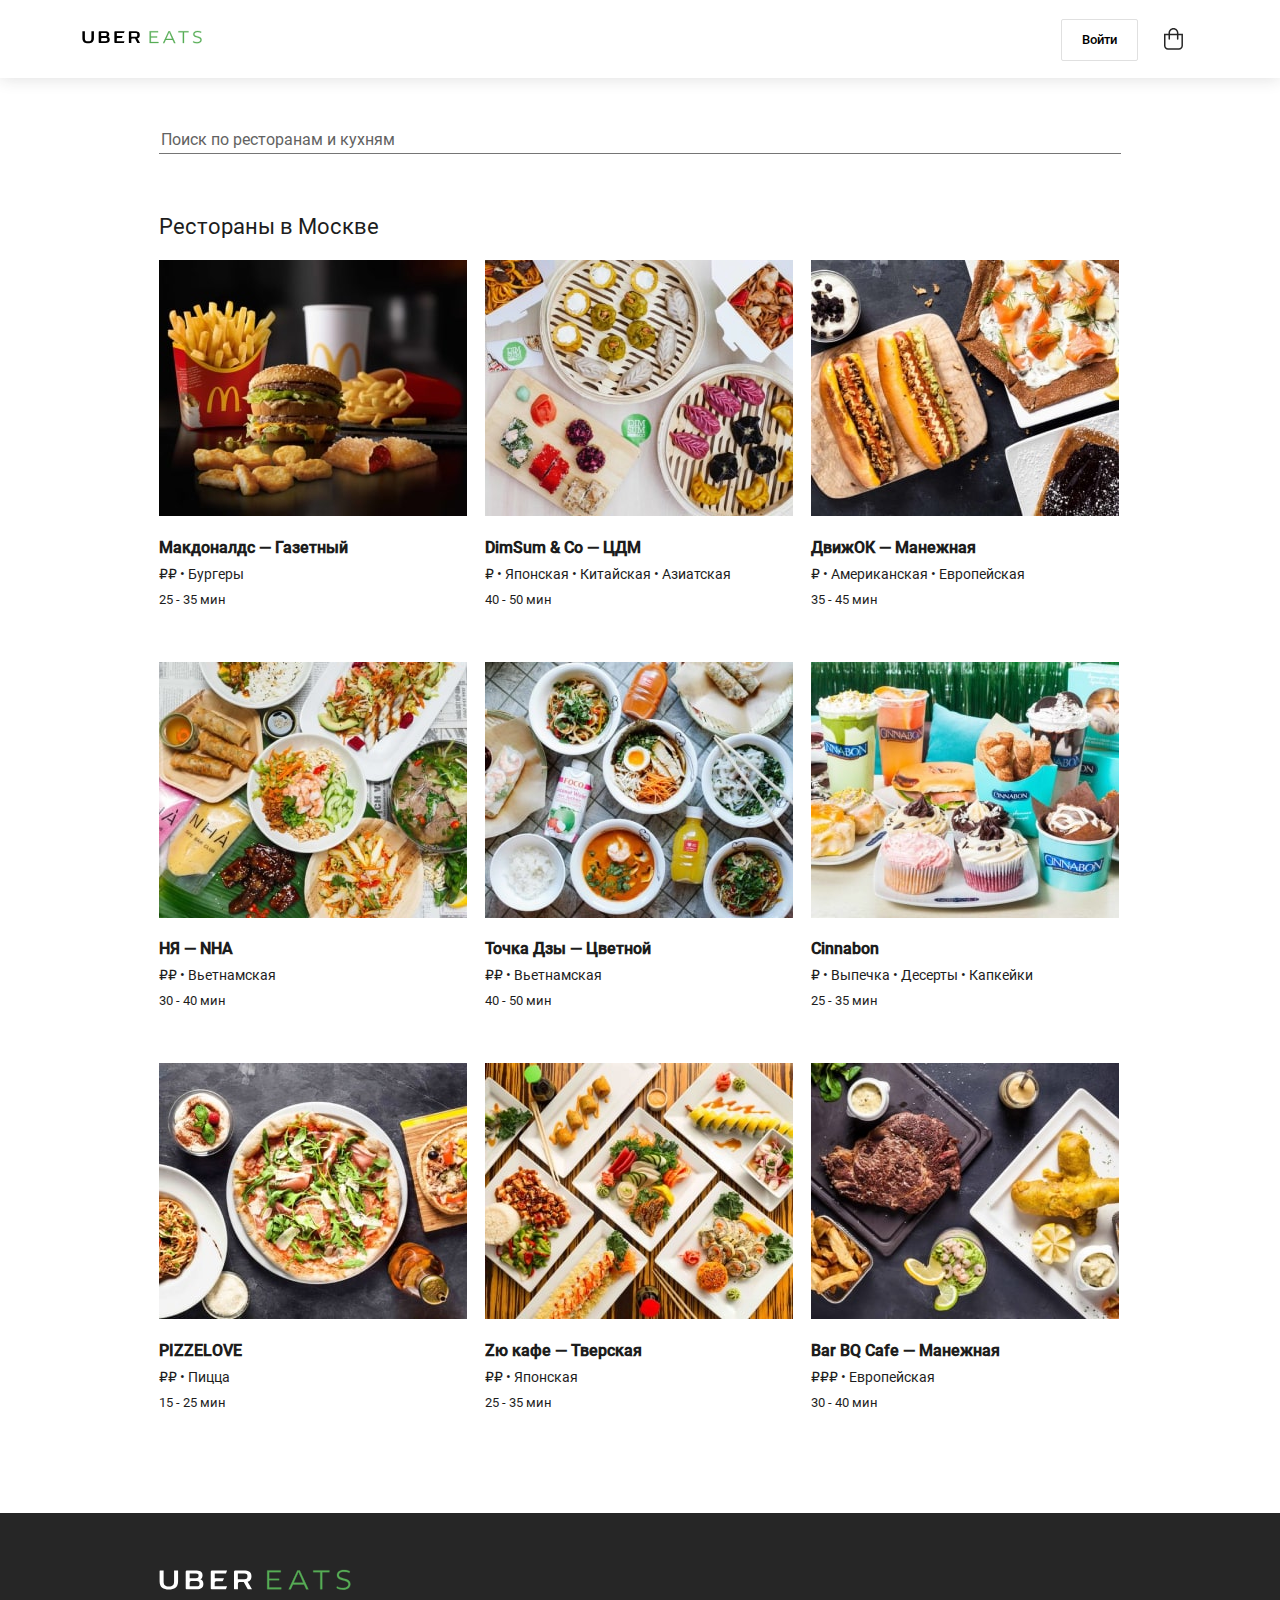
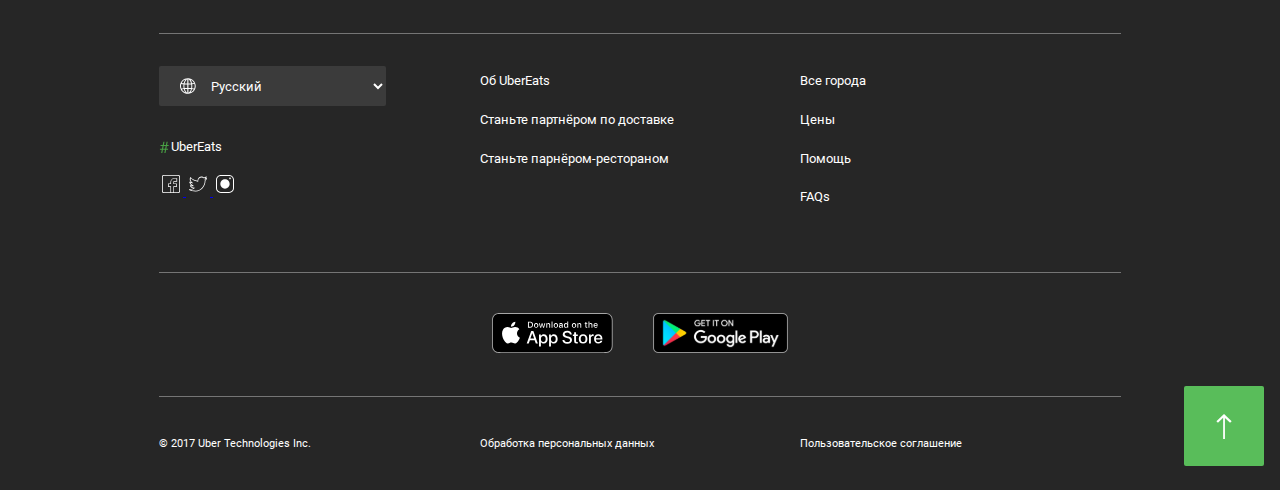
<file: index.html>
<!DOCTYPE html>
<html lang="ru">
<head>
    <meta charset="UTF-8">
    <meta http-equiv="X-UA-Compatible" content="IE=edge">
    <meta name="viewport" content="width=device-width, initial-scale=1.0">
    <link rel="stylesheet" href="css/normalize.css">
    <link href="css/style.css" rel="stylesheet">
    <link rel="icon" type="image/svg+xml" href="img/svg/favicon/favicon.svg">
    <link rel="icon" type="image/png" href="img/svg/favicon/favicon.png">
    <title>UberEats</title>
</head>
<body>
<!-- Header start -->
    <header class="header">
        <div class="header_wrapper">
            <div class="logo">
                <a href="#" class="header_logo_link">
                    <img src="img/svg/logo.svg" alt="UberEats" class="logo_pic">
                </a>
            </div>
            <nav class="header_nav">
                <button class="sign-in">
                    <span class="button_text">Войти</span>
                    
                </button>
                <a href="#!" class="basket_link">
                    <img src="img/svg/basket.svg" alt="basket" class="basket-pic">
                </a>       
            </nav>
        </div>  
    </header>
<!-- Header end -->
<main>

<!-- Catalog start -->
<div class="wrapper">
    <div class="form_container">
        <form class="form_search">
            <input type="text" name="what does the user look for" placeholder="Поиск по ресторанам и кухням" class="form_search_field">
        </form>
    </div>
</div>
    
<div class="wrapper">
    <div class="catalog">
        <h1 class="catalog_header">Рестораны в Москве</h1>
         
         <div class="cards">

             <div class="card">
                <div class="card-picture">
                    <a href="page1.html" class="card_link">
                        <img src="img/card-1-min.jpg" alt="Макдоналдс — Газетный" class="card-image">
                    </a>
                </div>
                <div class="card_stats">
                    <h2 class="card_title">Макдоналдс — Газетный</h2>
                    <p class="card_kitchen">₽₽ • Бургеры</p>
                    <p class="card_time">25 - 35 мин</p>
                </div>
             </div>

             <div class="card">
                <div class="card-picture">
                    <a href="page1.html" class="card_link">
                        <img src="img/card-2-min.jpg" alt="DimSum & Co — ЦДМ" class="card-image">
                    </a>
                </div>
                <div class="card_stats">
                    <h2 class="card_title">DimSum & Co — ЦДМ</h2>
                    <p class="card_kitchen">₽ • Японская • Китайская • Азиатская</p>
                    <p class="card_time">40 - 50 мин</p>
                </div>
             </div>

             <div class="card">
                <div class="card-picture">
                    <a href="page1.html" class="card_link">
                        <img src="img/card-3-min.jpg" alt="ДвижОК — Манежная" class="card-image">
                    </a>
                </div>
                <div class="card_stats">
                    <h2 class="card_title">ДвижОК — Манежная</h2>
                    <p class="card_kitchen">₽ • Американская • Европейская</p>
                    <p class="card_time">35 - 45 мин</p>
                </div>
             </div>

             <div class="card">
                <div class="card-picture">
                    <a href="page1.html" class="card_link">
                        <img src="img/card-4-min.jpg" alt="НЯ — NHA" class="card-image">
                    </a>
                </div>
                <div class="card_stats">
                    <h2 class="card_title">НЯ — NHA</h2>
                    <p class="card_kitchen">₽₽ • Вьетнамская</p>
                    <p class="card_time">30 - 40 мин</p>
                </div>
             </div>

             <div class="card">
                <div class="card-picture">
                    <a href="page1.html" class="card_link">
                        <img src="img/card-5-min.jpg" alt="Точка Дзы — Цветной" class="card-image">
                    </a>
                </div>
                <div class="card_stats">
                    <h2 class="card_title">Точка Дзы — Цветной</h2>
                    <p class="card_kitchen">₽₽ • Вьетнамская</p>
                    <p class="card_time">40 - 50 мин</p>
                </div>
             </div>

             <div class="card">
                <div class="card-picture">
                    <a href="page1.html" class="card_link">
                        <img src="img/card-6-min.jpg" alt="Cinnabon" class="card-image">
                    </a>
                </div>
                <div class="card_stats">
                    <h2 class="card_title">Cinnabon</h2>
                    <p class="card_kitchen">₽ • Выпечка • Десерты • Капкейки</p>
                    <p class="card_time">25 - 35 мин</p>
                </div>
             </div>

             <div class="card">
                <div class="card-picture">
                    <a href="page1.html" class="card_link">
                        <img src="img/card-7-min.jpg" alt="PIZZELOVE" class="card-image">
                    </a>
                </div>
                <div class="card_stats">
                    <h2 class="card_title">PIZZELOVE</h2>
                    <p class="card_kitchen">₽₽ • Пицца</p>
                    <p class="card_time">15 - 25 мин</p>
                </div>
             </div>

             <div class="card">
                <div class="card-picture">
                    <a href="page1.html" class="card_link">
                        <img src="img/card-8-min.jpg" alt="Zю кафе — Тверская" class="card-image">
                    </a>
                </div>
                <div class="card_stats">
                    <h2 class="card_title">Zю кафе — Тверская</h2>
                    <p class="card_kitchen">₽₽ • Японская</p>
                    <p class="card_time">25 - 35 мин</p>
                </div>
             </div>

             <div class="card">
                <div class="card-picture">
                    <a href="page1.html" class="card_link">
                        <img src="img/card-9-min.jpg" alt="Bar BQ Cafe — Манежная" class="card-image">
                    </a>
                </div>
                <div class="card_stats">
                    <h2 class="card_title">Bar BQ Cafe — Манежная</h2>
                    <p class="card_kitchen">₽₽₽ • Европейская</p>
                    <p class="card_time">30 - 40 мин</p>
                </div>
             </div>

         </div>
     </div>
</div>   

<!-- Catalog end -->

</main>
<!-- Footer start -->
<footer class="footer">
    <div class="footer_wrapper">
        
        <div class="footer_logo">
            <img src="img/svg/footer-logo.svg" alt="UberEats" class="footer-logo-pic">
        </div>
        
        <nav class="footer_nav">
            <div class="footer_top-menu">
                <select name="user_language" class="language-choice">
                    <option value="russian" class="language-value">Русский</option>
                    <option value="english" class="language-value">Английский</option>
                </select>
                <div class="footer-social">
                    <span class="social_title">UberEats</span>
                    <div class="social_links">
                        <a href="#!" class="social_link">
                            <img src="img/svg/facebook-icon.svg" alt="Facebook" class="social_link-pic">
                        </a>
                        <a href="#!" class="social_link">
                            <img src="img/svg/twitter-icon.svg" alt="Twitter" class="social_link-pic">
                        </a>
                        <a href="#!" class="social_link">
                            <img src="img/svg/instagram-icon.svg" alt="Instagram" class="social_link-pic">
                        </a>
                    </div>
                </div>
            </div>

            <div class="footer_top-menu">
                <ul class="footer_top-menu-list">
                    <li class="footer_top-menu-links">
                        <a href="#!" class="footer_top-menu-link">Об UberEats</a>
                    </li>
                    <li class="footer_top-menu-links">
                        <a href="#!" class="footer_top-menu-link">Станьте партнёром по доставке</a>
                    </li>
                    <li class="footer_top-menu-links">
                        <a href="#!" class="footer_top-menu-link">Станьте парнёром-рестораном</a>
                    </li>
                </ul>
            </div>

            <div class="footer_top-menu">
                <ul class="footer_top-menu-list">
                    <li class="footer_top-menu-links">
                        <a href="#!" class="footer_top-menu-link">Все города</a>
                    </li>
                    <li class="footer_top-menu-links">
                        <a href="#!" class="footer_top-menu-link">Цены</a>
                    </li>
                    <li class="footer_top-menu-links">
                        <a href="#!" class="footer_top-menu-link">Помощь</a>
                    </li>
                    <li class="footer_top-menu-links">
                        <a href="#!" class="footer_top-menu-link">FAQs</a>
                    </li>
                </ul>
            </div>
        </nav>
        
        <div class="footer_mobile-links">
            <a href="#!" class="footer_mobile-link">
                <img src="img/svg/mobile-link-1.svg" alt="App Store" class="footer_mobile-link-pic">
            </a>
            <a href="#!" class="footer_mobile-link">
                <img src="img/svg/mobile-link-2.svg" alt="Google Play" class="footer_mobile-link-pic">
            </a>
        </div>

        <div class="footer_down-menu">
            <a href="#1" class="footer_down-menu-link">© 2017 Uber Technologies Inc.</a>
            <a href="#1" class="footer_down-menu-link">Обработка персональных данных</a>
            <a href="#1" class="footer_down-menu-link">Пользовательское соглашение</a>
        </div>
    </div>
    <a href="#" class="button-up"></a>
</footer>

<!-- Footer end -->
</body>
</html>
</file>
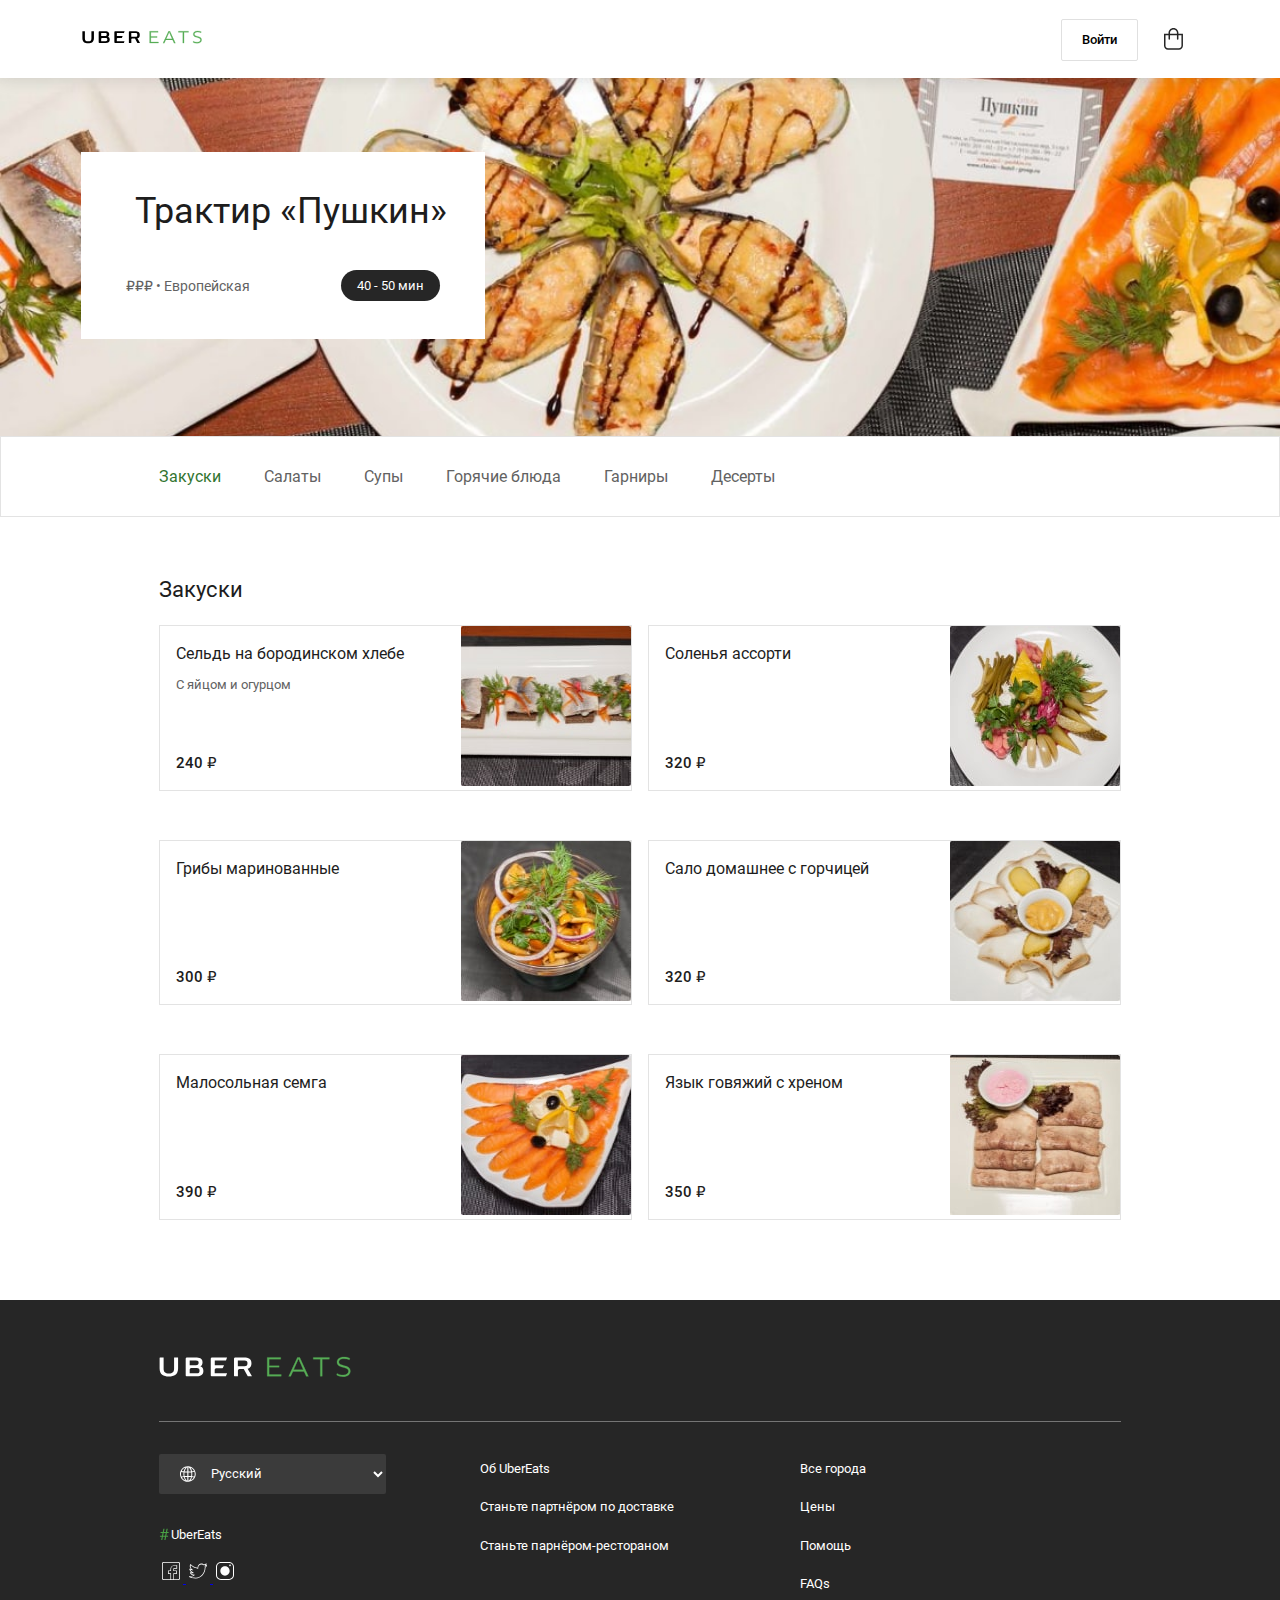
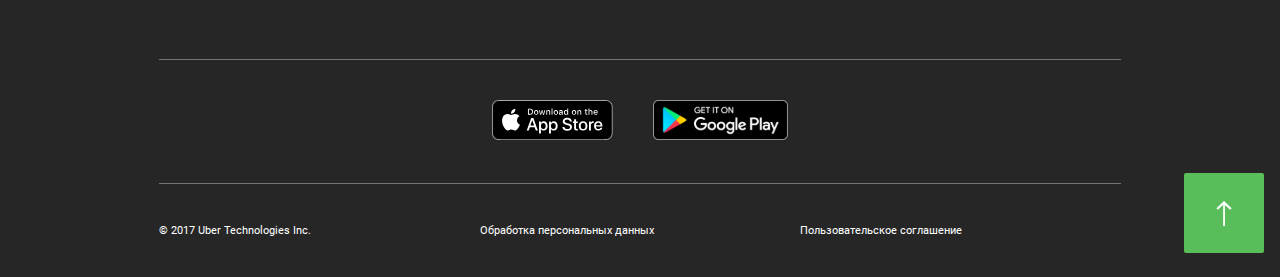
<file: page1.html>
<!DOCTYPE html>
<html lang="ru">
<head>
    <meta charset="UTF-8">
    <meta http-equiv="X-UA-Compatible" content="IE=edge">
    <meta name="viewport" content="width=device-width, initial-scale=1.0">
    <link rel="stylesheet" href="css/normalize.css">
    <link href="css/style.css" rel="stylesheet">
    <link rel="icon" type="image/svg+xml" href="img/svg/favicon/favicon.svg">
    <link rel="icon" type="image/png" href="img/svg/favicon/favicon.png">
    <title>UberEats - трактир «Пушкин»</title>
</head>
<body>
<!-- Header start -->
    <header class="header">
        <div class="header_wrapper">
            <div class="logo">
                <a href="#" class="header_logo_link">
                    <img src="img/svg/logo.svg" alt="UberEats" class="logo_pic">
                </a>
            </div>
            <nav class="header_nav">
                <button class="sign-in">
                    <span class="button_text">Войти</span>
                    
                </button>
                <a href="#!" class="basket_link">
                    <img src="img/svg/basket.svg" alt="basket" class="basket-pic">
                </a>       
            </nav>
        </div>  
    </header>
<!-- Header end -->
<main>

<!-- Intro start-->
<div class="intro">
    <div class="intro_card">
        <h1 class="intro_card_title">Трактир «Пушкин»</h1>
        <div class="intro_card_stats">
            <span class="intro_card_kitchen">₽₽₽ • Европейская</span>
            <span class="intro_card_time">40 - 50 мин</span>
        </div>
    </div>
</div>
<!-- Intro end-->

<!-- Dishes start-->
<nav class="dishes_filter">
    <div class="dishes_filter_wrap">
        <ul class="dishes_filter_list">
            <li class="dishes_filter_links">
                <a href="#!" class="dishes_filter_link active" >Закуски</a>
            </li>
            <li class="dishes_filter_links">
                <a href="#!" class="dishes_filter_link">Салаты</a>
            </li>
            <li class="dishes_filter_links">
                <a href="#!" class="dishes_filter_link">Супы</a>
            </li>
            <li class="dishes_filter_links">
                <a href="#!" class="dishes_filter_link">Горячие блюда</a>
            </li>
            <li class="dishes_filter_links">
                <a href="#!" class="dishes_filter_link">Гарниры</a>
            </li>
            <li class="dishes_filter_links">
                <a href="#!" class="dishes_filter_link">Десерты</a>
            </li>
        </ul>
    </div>
</nav>

<section class="snacks">
    <div class="wrapper">
        <h2 class="snacks_title">Закуски</h2>
        <div class="snacks_cards">
            <div class="snacks_card">
                <div class="snacks_card_picture">
                    <img src="img/snacks-card1-min.jpg" alt="Сельдь на бородинском хлебе" class="snacks_card_pic">
                </div>
                <div class="snacks_card_stats">
                    <h3 class="snacks_card_title">Сельдь на бородинском хлебе</h3>
                    <p class="snacks_card_desc">С яйцом и огурцом</p>
                    <p class="snacks_card_price">240 ₽</p>
                </div>
            </div>
            <div class="snacks_card">
                <div class="snacks_card_picture">
                    <img src="img/snacks-card2-min.jpg" alt="Соленья ассорти" class="snacks_card_pic">
                </div>
                <div class="snacks_card_stats">
                    <h3 class="snacks_card_title">Соленья ассорти</h3>
                    <p class="snacks_card_desc"></p>
                    <p class="snacks_card_price">320 ₽</p>
                </div>
            </div>
           <div class="snacks_card">
                <div class="snacks_card_picture">
                    <img src="img/snacks-card3-min.jpg" alt="Грибы маринованные" class="snacks_card_pic">
                </div>
                <div class="snacks_card_stats">
                    <h3 class="snacks_card_title">Грибы маринованные</h3>
                    <p class="snacks_card_desc"></p>
                    <p class="snacks_card_price">300 ₽</p>
                </div>
           </div>
            <div class="snacks_card">
                <div class="snacks_card_picture">
                    <img src="img/snacks-card4-min.jpg" alt="Сало домашнее с горчицей" class="snacks_card_pic">
                </div>
                <div class="snacks_card_stats">
                    <h3 class="snacks_card_title">Сало домашнее с горчицей</h3>
                    <p class="snacks_card_desc"></p>
                    <p class="snacks_card_price">320 ₽</p>
                </div>
            </div>
            <div class="snacks_card">
                <div class="snacks_card_picture">
                    <img src="img/snacks-card5-min.jpg" alt="Малосольная семга" class="snacks_card_pic">
                </div>
                <div class="snacks_card_stats">
                    <h3 class="snacks_card_title">Малосольная семга</h3>
                    <p class="snacks_card_desc"></p>
                    <p class="snacks_card_price">390 ₽</p>
                </div>
            </div>
            <div class="snacks_card">
                <div class="snacks_card_picture">
                    <img src="img/snacks-card6-min.jpg" alt="Язык говяжий с хреном" class="snacks_card_pic">
                </div>
                <div class="snacks_card_stats">
                    <h3 class="snacks_card_title">Язык говяжий с хреном</h3>
                    <p class="snacks_card_desc"></p>
                    <p class="snacks_card_price">350 ₽</p>
                </div>
            </div>
        </div>
    </div>
</section>
<!-- Dishes end-->
</main>
<!-- Footer start -->
<footer class="footer">
    <div class="footer_wrapper">
        
        <div class="footer_logo">
            <img src="img/svg/footer-logo.svg" alt="UberEats" class="footer-logo-pic">
        </div>
        
        <nav class="footer_nav">
            <div class="footer_top-menu">
                <select name="user_language" class="language-choice">
                    <option value="russian" class="language-value">Русский</option>
                    <option value="english" class="language-value">Английский</option>
                </select>
                <div class="footer-social">
                    <span class="social_title">UberEats</span>
                    <div class="social_links">
                        <a href="#!" class="social_link">
                            <img src="img/svg/facebook-icon.svg" alt="Facebook" class="social_link-pic">
                        </a>
                        <a href="#!" class="social_link">
                            <img src="img/svg/twitter-icon.svg" alt="Twitter" class="social_link-pic">
                        </a>
                        <a href="#!" class="social_link">
                            <img src="img/svg/instagram-icon.svg" alt="Instagram" class="social_link-pic">
                        </a>
                    </div>
                </div>
            </div>

            <div class="footer_top-menu">
                <ul class="footer_top-menu-list">
                    <li class="footer_top-menu-links">
                        <a href="#!" class="footer_top-menu-link">Об UberEats</a>
                    </li>
                    <li class="footer_top-menu-links">
                        <a href="#!" class="footer_top-menu-link">Станьте партнёром по доставке</a>
                    </li>
                    <li class="footer_top-menu-links">
                        <a href="#!" class="footer_top-menu-link">Станьте парнёром-рестораном</a>
                    </li>
                </ul>
            </div>

            <div class="footer_top-menu">
                <ul class="footer_top-menu-list">
                    <li class="footer_top-menu-links">
                        <a href="#!" class="footer_top-menu-link">Все города</a>
                    </li>
                    <li class="footer_top-menu-links">
                        <a href="#!" class="footer_top-menu-link">Цены</a>
                    </li>
                    <li class="footer_top-menu-links">
                        <a href="#!" class="footer_top-menu-link">Помощь</a>
                    </li>
                    <li class="footer_top-menu-links">
                        <a href="#!" class="footer_top-menu-link">FAQs</a>
                    </li>
                </ul>
            </div>
        </nav>
        
        <div class="footer_mobile-links">
            <a href="#!" class="footer_mobile-link">
                <img src="img/svg/mobile-link-1.svg" alt="App Store" class="footer_mobile-link-pic">
            </a>
            <a href="#!" class="footer_mobile-link">
                <img src="img/svg/mobile-link-2.svg" alt="Google Play" class="footer_mobile-link-pic">
            </a>
        </div>

        <div class="footer_down-menu">
            <a href="#1" class="footer_down-menu-link">© 2017 Uber Technologies Inc.</a>
            <a href="#1" class="footer_down-menu-link">Обработка персональных данных</a>
            <a href="#1" class="footer_down-menu-link">Пользовательское соглашение</a>
        </div>
    </div>
    <a href="#" class="button-up"></a>
</footer>

<!-- Footer end -->
</body>
</html>
</file>
<file: css/style.css>
/* roboto-regular - latin_cyrillic */
@font-face {
    font-family: 'Roboto';
    font-style: normal;
    font-weight: 400;
    src: url('../fonts/roboto-v30-latin_cyrillic-regular.eot'); /* IE9 Compat Modes */
    src: local(''),
         url('../fonts/roboto-v30-latin_cyrillic-regular.eot?#iefix') format('embedded-opentype'), /* IE6-IE8 */
         url('../fonts/roboto-v30-latin_cyrillic-regular.woff2') format('woff2'), /* Super Modern Browsers */
         url('../fonts/roboto-v30-latin_cyrillic-regular.woff') format('woff'), /* Modern Browsers */
         url('../fonts/roboto-v30-latin_cyrillic-regular.ttf') format('truetype'), /* Safari, Android, iOS */
         url('../fonts/roboto-v30-latin_cyrillic-regular.svg#Roboto') format('svg'); /* Legacy iOS */
  }
  
  /* roboto-500 - latin_cyrillic */
  @font-face {
    font-family: 'Roboto';
    font-style: normal;
    font-weight: 500;
    src: url('../fonts/roboto-v30-latin_cyrillic-500.eot'); /* IE9 Compat Modes */
    src: local(''),
         url('../fonts/roboto-v30-latin_cyrillic-500.eot?#iefix') format('embedded-opentype'), /* IE6-IE8 */
         url('../fonts/roboto-v30-latin_cyrillic-500.woff2') format('woff2'), /* Super Modern Browsers */
         url('../fonts/roboto-v30-latin_cyrillic-500.woff') format('woff'), /* Modern Browsers */
         url('../fonts/roboto-v30-latin_cyrillic-500.ttf') format('truetype'), /* Safari, Android, iOS */
         url('../fonts/roboto-v30-latin_cyrillic-500.svg#Roboto') format('svg'); /* Legacy iOS */
  }
  


html {
    box-sizing: border-box;
    overflow-x: hidden;
}
*, *::before, *::after {
    box-sizing: inherit;
}

body {
    font-family: 'Roboto';
    font-style: normal;
    font-weight: 400;
    font-size: 13px;
    line-height: 1.2;
    color: #1D1D1D;
    overflow-x: hidden; 
}

.wrapper {
    width: 962px;
    margin: 0 auto;
    
}

/* header styles start */

.header_wrapper {
    display: flex;
    flex-wrap: wrap;
    justify-content: space-between;
    align-items: baseline;
}

.header {
    position: fixed;
    top: 0;
    left: 0;
    width: 100%;
    transition: .2s linear;
    background: #FFFFFF;
    box-shadow: 0px 0px 16px rgba(38, 38, 38, 0.16);
    z-index: 999;
}

.logo {
    margin-top: 30px;
    margin-bottom: 30px;
    margin-left: 82px;
}

.header_nav {
    margin-right: 87px;
    display: flex;
    flex-wrap: wrap;
    align-items: center;
    
}

.sign-in {
    margin-right: 16px;
    padding: 8px 20px;
    border: 1px solid #E0E0E0;
    border-radius: 2px;
    background-color: #fff;
}

.sign-in:hover, .sign-in:focus, .sign-in:active {
    background-color: #F2F2F2;
}

.button_text {
    font-weight: 500;
    font-size: 13px;
    line-height: 24px;
    margin: 0;
}

.basket_link {
    padding: 0 10px;
}

/* header styles end */

/* catalog styles start */

.form_container {
    margin-top: 104px;
}

.form_search_field {
    width: 100%;
    border: 0;
    border-bottom: 1px solid #757575;
    font-size: 16px;
    line-height: 24px;
    padding-top: 24px;
}

.form_search_field::placeholder {
    font-size: 16px;
    line-height: 24px;
    color: #626262; 
}

.catalog_header {
    font-style: normal;
    font-weight: 400;
    font-size: 22px;
    line-height: 34px;
    margin-top: 56px;
    margin-bottom: 16px;
}

.cards {
    display: grid;
    grid-template-columns: repeat(6, 1fr);
    column-gap: 16px;
    row-gap: 16px;
    margin-bottom: 64px;
}

.card {
    grid-column: span 2;
    margin-bottom: 16px;
}

.card_title {
    font-size: 16px;
    line-height: 24px;
    margin-top: 16px;
    margin-bottom: 4px;
}

.card_kitchen {
    font-size: 14px;
    line-height: 21px;
    margin-top: 0;
    margin-bottom: 4px;
}

.card_time {
    font-size: 13px;
    line-height: 21px;
    margin-top: 0;
    margin-bottom: 20px;
}

/* catalog styles end */

/* page 1 styles start */

/* intro styles start */

.intro {
    position: relative;
    margin-top: 72px;
    height: 364px;
    background: url(../img/intro-bg-min.jpg) no-repeat center;
    background-size: cover;
}

.intro_card {
    position: absolute;
    top: 80px;
    left: 81px;
    background: #fff;
}

.intro_card_title {
    font-weight: 400;
    font-size: 36px;
    line-height: 42px;
    margin: 38px 38px 38px 54px;
}

.intro_card_stats {
    display: flex;
    flex-wrap: wrap;
    justify-content: space-around;
    align-items: center;
    padding-bottom: 38px;
}

.intro_card_kitchen {
    font-size: 14px;
    line-height: 16px;
    color: #626262;
}

.intro_card_time {
    font-size: 13px;
    line-height: 15px;
    color: #FFFFFF;
    background-color: #262626;
    border-radius: 16px;
    padding: 8px 16px;
}

/* intro styles end */

/* dishes styles start */
.dishes_filter {
    border: 1px solid rgba(117, 117, 117, 0.2);
}

.dishes_filter_wrap {
    width: 962px;
    margin: 30px auto;
}

.dishes_filter_list {
    list-style: none;
    padding-left: 0;
}

.dishes_filter_links {
    display: inline-block;
    margin-right: 40px;
}

.dishes_filter_links:last-child {
    margin-right: 15px;
}

.dishes_filter_link {
    font-size: 16px;
    line-height: 19px;
    color: #626262;
    text-decoration: none;
}

.active {
    color: #327430;
}

.snacks {
    margin-top: 56px;
    margin-bottom: 80px;
}

.snacks_title {
    font-weight: 400;
    font-size: 22px;
    line-height: 34px;
}

.snacks_cards {
    display: grid;
    grid-template-columns: repeat(6, 1fr);
    column-gap: 16px;
    row-gap: 49px;
}

.snacks_card {
    grid-column: span 3;
    border: 1px solid rgba(117, 117, 117, 0.2);
    display: flex;
    flex-wrap: wrap;
    position: relative;
    flex-direction: row-reverse;
    justify-content: space-between;
}

.snacks_card:hover, .snacks_card:focus, .snacks_card:active {
    background-color: #F2F2F2;
}

.snacks_card_pic {
    width: 170px;
    height: 160px;
}

.snacks_card_stats {
    display: flex;
    flex-wrap: wrap;
    flex-direction: column;
    justify-content: flex-end;
    position: absolute;
    bottom: 0;
    left: 0;
    height: 100%;
    padding: 16px 16px;
}

.snacks_card_title {
    font-size: 16px;
    line-height: 24px;
    font-weight: 400;
    margin: 0 0 auto 0;
}

.snacks_card_desc {
    font-size: 13px;
    line-height: 21px;
    color: #626262;
    margin-top: 4px;
    margin-bottom: 58px;
}

.snacks_card_price {
    font-weight: 500;
    font-size: 15px;
    line-height: 21px;
    margin: 0;
}


/* dishes styles end */

/* page 1 styles end */

/* footer styles start */

.footer {
    position: relative;
    background: #262626;
}

.footer_wrapper {
    width: 962px;
    margin: 0 auto;
}

.footer_logo {
    padding-top: 56px;
    padding-bottom: 40px;
    border-bottom: 1px solid #757575;
}

.footer_nav {
    padding-top: 32px;
    padding-bottom: 32px;
    border-bottom: 1px solid #757575;
    display: grid;
    grid-template-columns: repeat(3, 1fr);
}

.language-choice {
    width: 227px;
    height: 40px;
    background: url(../img/svg/world-icon.svg) no-repeat 10%;
    background-color: #3B3B3B;
    border-radius: 2px;
    border: 0;
    color: #fff;
    padding-left: 48px;
    margin-bottom: 33px;
}

.social_title {
    color: #fff;
    background: url(../img/svg/social-title-bg.svg) no-repeat left;
    padding-left: 12px;
}

.social_links {
    margin-top: 17px;
    margin-bottom: 40px;
}

.footer_top-menu-list {
    padding-left: 0;
    margin: 0;
    list-style: none;
}

.footer_top-menu-links {
    padding-top: 7px;
    padding-bottom: 16px;
}

.footer_top-menu-link {
    text-decoration: none;
    color: #fff;
    font-size: 13px;
    line-height: 15px;
}

.footer_mobile-links {
    display: flex;
    flex-wrap: wrap;
    justify-content: center;
    align-items: center;
    border-bottom: 1px solid #757575;
}

.footer_mobile-link {
    margin: 40px 20px;
}

.footer_down-menu {
    display: grid;
    grid-template-columns: repeat(3, 1fr);
    padding-top: 40px;
    padding-bottom: 16px;
}

.footer_down-menu-link {
    color: #fff;
    text-decoration: none;
    font-size: 11px;
    line-height: 13px;
    margin-bottom: 24px;
}

.button-up {
    position: absolute;
    bottom: 24px;
    right: 16px;
    width: 80px;
    height: 80px;
    background: url(../img/svg/arrow-up.svg) no-repeat center;
    background-color: #59BD5A;
    border: 0;
    border-radius: 2px;
}

/* footer styles end */


/* media styles start */

@media screen and (max-width: 961px) {
    .wrapper {
        width: 100%;
        padding: 0 4px 0 4px;
    }
    .logo {
        margin-left: 0;
    }
    .header_nav {
        margin-right: 0;
    }
    .card {
        grid-column: span 3;
    }
    .card-image {
        width: 100%;
    }
    .intro_card {
        left: 8px;
    }
    .intro_card_title {
        margin: 38px 68px 58px 48px;
    }
    .snacks {
        margin-bottom: 48px;
    }
    .snacks_title {
        margin-top: 0;
        margin-bottom: 32px;
    }
    .snacks_cards {
        column-gap: 0;
        row-gap: 32px;
    }
    .snacks_card {
        grid-column: span 6;
    }
    .footer_wrapper {
        width: 100%;
    }
}

@media screen and (max-width: 510px) {
    .wrapper {
        width: 100%;
    }
    .logo {
        margin-left: 0;
    }
    .nav {
        margin-right: 0;
    }
    .card {
        grid-column: span 6;
    }
    .intro {
        height: 255px;
    }
    .intro_card {
        top: 131px;
        left: 8px;
        transform: translateY(5%);
    }
    .intro_card_title {
        margin: 24px 49px 40px 49px;
        font-size: 24px;
        line-height: 28px;
    }
    .intro_card_stats {
        display: flex;
        flex-wrap: wrap;
        flex-direction: column;
        justify-content: flex-end;
        padding-bottom: 24px;
    }
    .intro_card_kitchen {
        margin-bottom: 16px;
    }
    .intro_card_time {
        margin-bottom: 0;
    }
    .dishes_filter {
        display: none;
    }
    .snacks {
        margin-top: 112px;
    }
    .snacks_title {
        font-weight: 400;
        font-size: 22px;
        line-height: 34px;
        text-shadow: 0px 4px 4px rgba(0, 0, 0, 0.25);
        margin-top: 0;
        margin-bottom: 43px;
        text-align: center;
    }
    .snacks_title::after {
        display: block;
        content: "";
        width: 50px;
        height: 1px;
        background: #757575;
        margin: 12px auto 0;
    }
    .snacks_card_pic {
        width: 106px;
        height: 106px;
    }
    .snacks_card_stats {
        padding: 0;
        padding-bottom: 16px;
    }
    .snacks_card_title {
        font-size: 14px;
    }
    .snacks_card_desc {
        margin-top: 0;
        margin-bottom: 16px;
    }
    .footer_wrapper {
        width: 100%;
    }
    .footer_top-menu {
        grid-column: span 6;
    }
    .footer_mobile-link {
        margin: 24px 12px;
    }
    .footer_down-menu-link {
        grid-column: span 6;
    }
}

/* media styles end */
</file>
